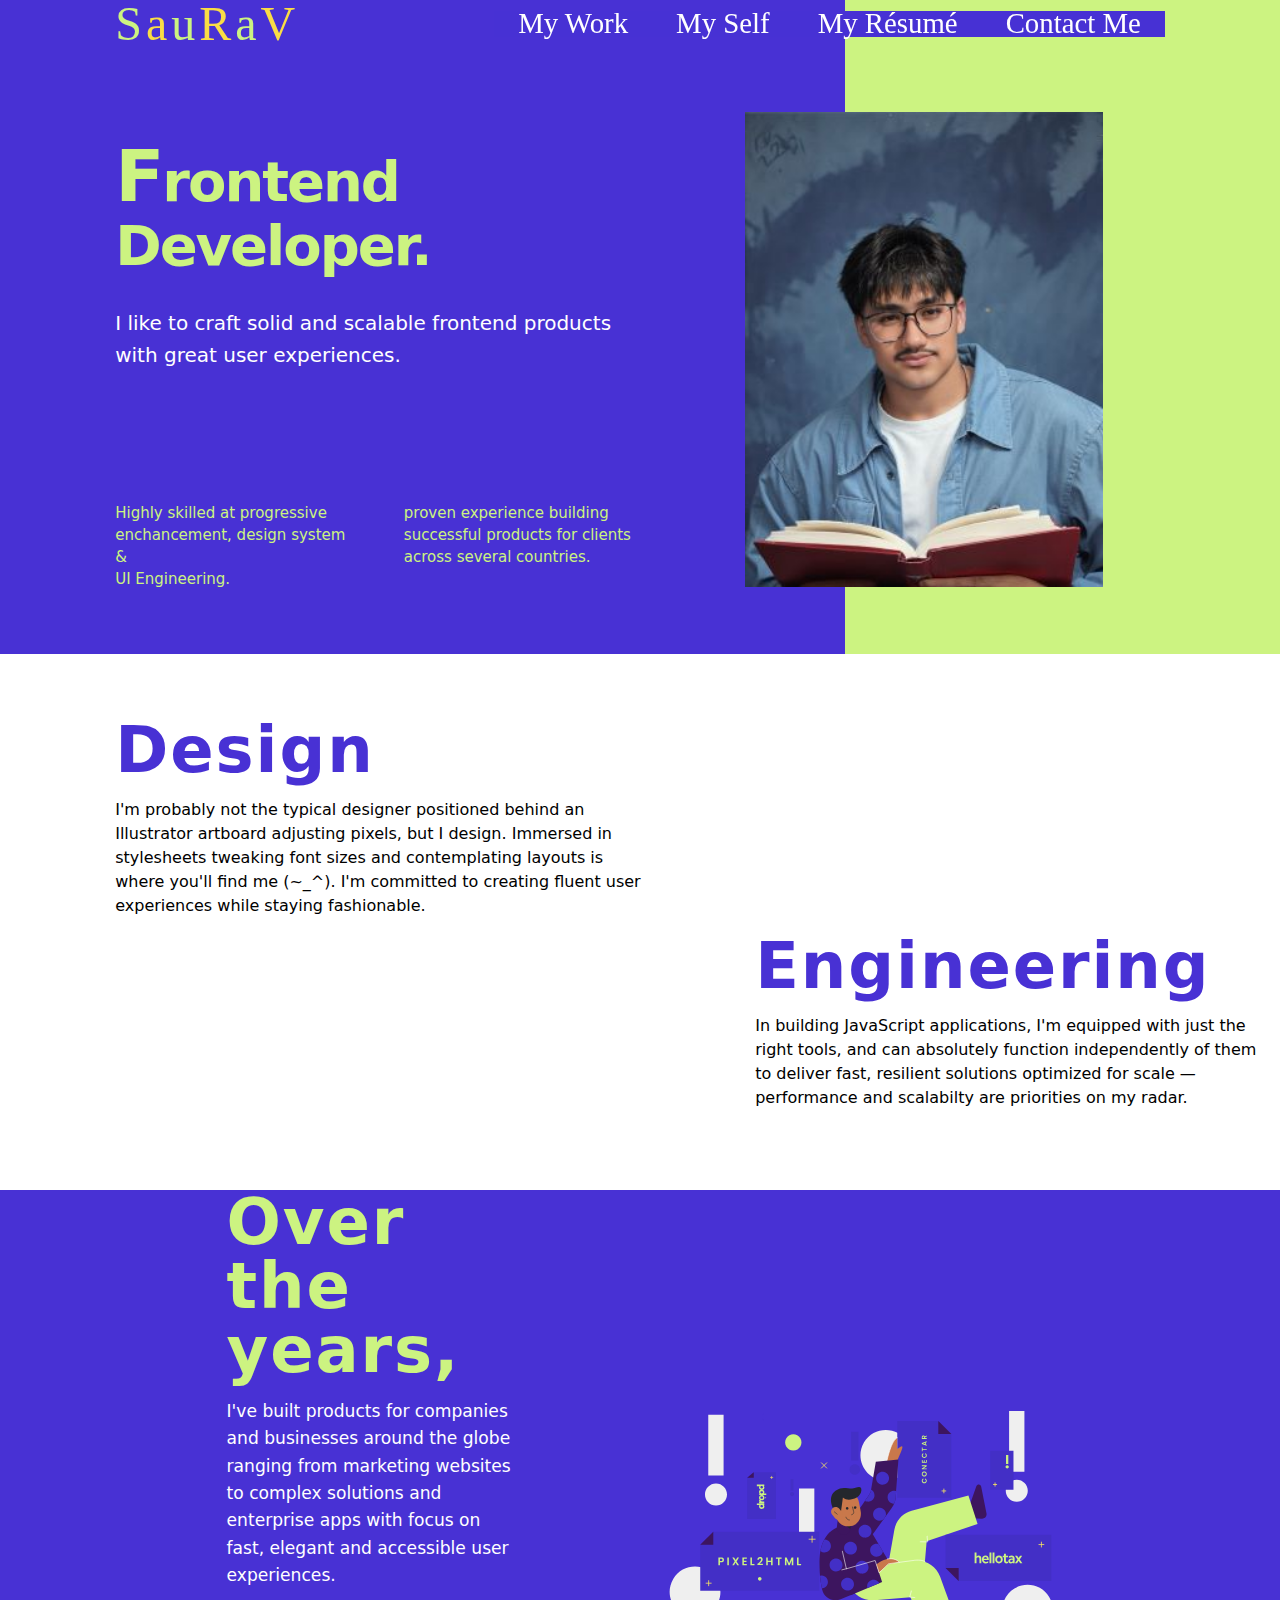
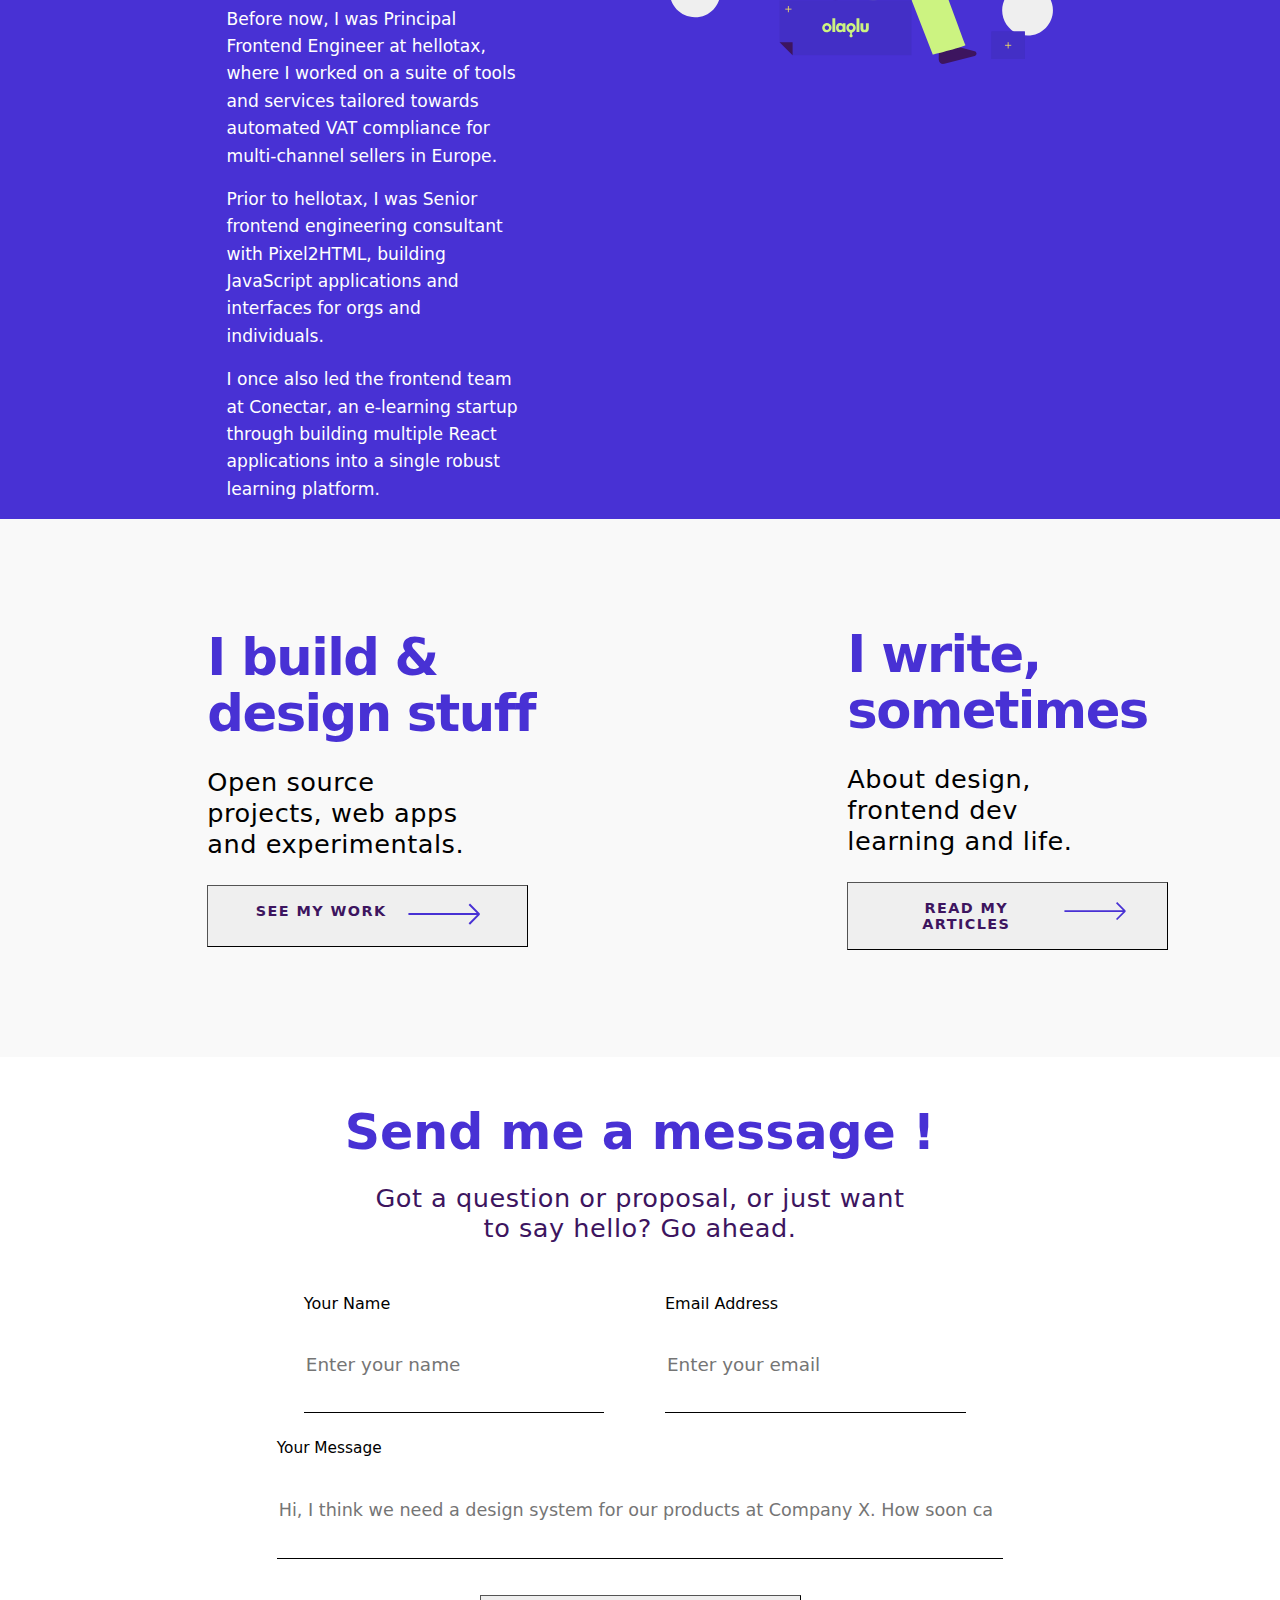
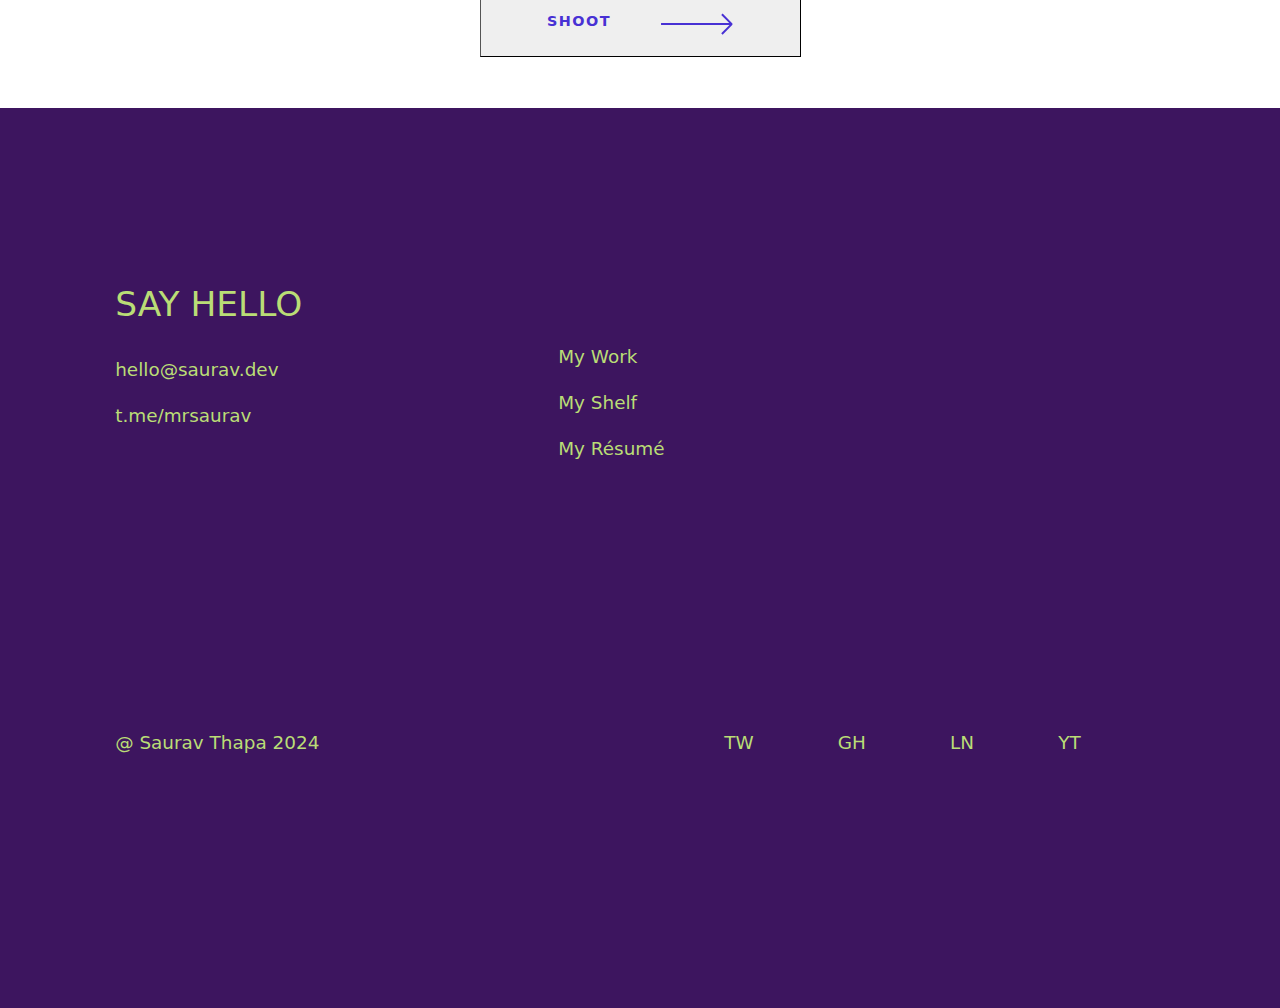
<file: index.html>
<!DOCTYPE html>
<html lang="en">
  <head>
    <meta charset="UTF-8" />
    <link rel="stylesheet" href="./important-portfolio/assets/style.css" />
    <meta name="viewport" content="width=device-width, initial-scale=1.0" />
    <title>saurav.dev</title>
  </head>
  <body>
    <div class="header">
      <div class="logo">
          <a href="#"><span style="font-family: cursive; "><strong>S</strong></span></a>
          <a href="#"><span style="color:#fadd45"><strong>a</strong></span></a>
          <a href="#"><span><strong>u</strong></span></a>
          <a href="#"><span style="font-family: cursive; color:#fadd45 "><strong>R</strong></span></a>
          <a href="#"><span><strong>a</strong></span></a>
          <a href="#"><span  style="font-family: cursive; color:#fadd45; "><strong>V</strong></span></a>
      </div>
      <div class="right">
        <!-- <button type="button" aria-label="Open contact menu" aria-controls="contact-menu" aria-expanded="false" class="menu-toggle"></button> -->
        <label class="bugger">
          <input type="checkbox" class="checkbox"  >
         </label>
        <nav id="contact-menu">
          <ul>
            <li><a href="#work">My Work</a></li>
            <li><a href="#my-self">My Self</a></li>
            <li><a href="#my-resume">My Résumé</a></li>
            <li><a href="#contact-me">Contact Me</a></li>
          </ul> 
        </nav>
      </div>
    </div>
    <main>
      <div class="inner-content">
        <div class="heading">
          <h1 id="frontend-developer">
           <span style=" font-size: 4.5rem;">F</span>rontend <br />
            Developer.
          </h1>
          <p>
            I like to craft solid and scalable frontend products <br />
            with great user experiences.
          </p>
          <ul class="visually-hidden">
            <li id="v-h">
              Highly skilled at progressive <br />
              enchancement, design system & <br />
              UI Engineering.
            </li>
            <li id="v-h">
              proven experience building <br />
              successful products for clients <br />
              across several countries.
            </li>
          </ul>
        </div>
        <figure class="profile">
          <img src="./important-portfolio/assets/images/resized.jpg" alt="" />
          <div class="empty"></div>
        </figure>
      </div>
      <div class="second-page" id="work">
        <div class="left-top">
          <h1>Design</h1>
          <p>
            I'm probably not the typical designer positioned behind an <br />
            Illustrator artboard adjusting pixels, but I design. Immersed in
            <br />
            stylesheets tweaking font sizes and contemplating layouts is <br />
            where you'll find me (~_^). I'm committed to creating fluent user
            <br />
            experiences while staying fashionable.
          </p>
        </div>
        <div class="right-bottom">
          <h1>Engineering</h1>
          <p>
            In building JavaScript applications, I'm equipped with just the
            <br />
            right tools, and can absolutely function independently of them
            <br />
            to deliver fast, resilient solutions optimized for scale — <br />
            performance and scalabilty are priorities on my radar.
          </p>
        </div>
      </div>

      <div class="third-page" id="my-self">
        <div class="third-left">
          <h1>
            Over the <br />
            years,
          </h1>
          <ul class="third-list">
            <li>
              I've built products for companies and businesses around the globe
              ranging from marketing websites to complex solutions and
              enterprise apps with focus on fast, elegant and accessible user
              experiences.
            </li>
           
            <li>
              Before now, I was Principal Frontend Engineer at hellotax, where I
              worked on a suite of tools and services tailored towards automated
              VAT compliance for multi-channel sellers in Europe.
            </li>
            <li>
              Prior to hellotax, I was Senior frontend engineering consultant
              with Pixel2HTML, building JavaScript applications and interfaces
              for orgs and individuals.
            </li>
            <li>
              I once also led the frontend team at Conectar, an e-learning
              startup through building multiple React applications into a single
              robust learning platform.
            </li>
          </ul>
        </div>
        <div class="third-right">
          <svg
            width="1003"
            height="722"
            xmlns="http://www.w3.org/2000/svg"
            xmlns:xlink="http://www.w3.org/1999/xlink"
            viewBox="0 0 1003 722"
          >
            <path
              fill="none"
              stroke="#4831D4"
              stroke-width="2"
              stroke-miterlimit="50"
              d="M438.8 420.9h-36m18 18v-36M239.2 15.7c0 4.4-3.6 7.9-8 7.8-4.3 0-7.8-3.5-7.8-7.8 0-4.4 3.5-7.9 7.9-7.9s7.9 3.5 7.9 7.9h0zm28.1 0c0 4.4-3.5 7.9-7.9 7.9s-7.9-3.5-7.9-7.9h0c0-4.4 3.5-7.9 7.9-7.9 4.3 0 7.8 3.6 7.9 7.9zm28 0c0 4.4-3.6 7.9-8 7.8-4.3 0-7.8-3.5-7.8-7.8 0-4.4 3.5-7.9 7.9-7.9s7.9 3.5 7.9 7.9h0zm28.1 0c0 4.4-3.5 7.9-7.9 7.9s-7.9-3.5-7.9-7.9 3.5-7.9 7.9-7.9 7.9 3.6 7.9 7.9zm28.1 0c0 4.4-3.6 7.9-8 7.8-4.3 0-7.8-3.5-7.8-7.8 0-4.4 3.5-7.9 7.9-7.9s7.9 3.6 7.9 7.9zm332.9 697c0 4.4-3.5 7.9-7.9 7.9s-7.9-3.5-7.9-7.9h0c0-4.4 3.5-7.9 7.9-7.9 4.4.1 7.9 3.6 7.9 7.9zm28.1 0c0 4.4-3.5 7.9-7.9 7.9s-7.9-3.5-7.9-7.9h0c0-4.4 3.5-7.9 7.9-7.9s7.9 3.6 7.9 7.9h0zm28 0c0 4.4-3.5 7.9-7.9 7.9s-7.9-3.5-7.9-7.9h0c0-4.4 3.5-7.9 7.9-7.9 4.4.1 7.9 3.6 7.9 7.9zm28.1 0c0 4.4-3.5 7.9-7.9 7.9s-7.9-3.5-7.9-7.9h0c0-4.4 3.5-7.9 7.9-7.9s7.9 3.6 7.9 7.9h0zm28.1 0c0 4.4-3.5 7.9-7.9 7.9s-7.9-3.5-7.9-7.9h0c0-4.4 3.5-7.9 7.9-7.9 4.3.1 7.9 3.6 7.9 7.9zM717 298.8h0l22.3.6h0l-.6-22.3h0l22.3.6h0l-.6-22.3h0l22.3.6h0l-.6-22.3h0l22.3.6h0l-.6-22.3h0"
            ></path>
            <path
              fill="#EFEFEF"
              d="M937.7 205.7c0 15.7-12.7 28.4-28.4 28.4s-28.4-12.7-28.4-28.4 12.7-28.4 28.4-28.4 28.4 12.7 28.4 28.4zm-8.7-49.2h-39.5V-.1H929v156.6zM396.2 406c0 15.7-12.7 28.4-28.4 28.4s-28.4-12.7-28.4-28.4 12.7-28.4 28.4-28.4 28.4 12.7 28.4 28.4zm-8.7-49.2H348V200.2h39.5v156.6zM80 531.8c-50.7 0-82.1-55.2-56.2-98.8 25.3-42.6 87-42.6 112.3 0 26 43.6-5.4 98.8-56.1 98.8zm491.8-352.1c-50.7 0-82.1-55.2-56.2-98.8 25.3-42.6 87-42.6 112.3 0 26 43.6-5.4 98.8-56.1 98.8zM937.1 579c-50.7 0-82.1-55.2-56.2-98.8 25.3-42.6 87-42.6 112.3 0 26 43.6-5.4 98.8-56.1 98.8zM162.4 215.5c0 15.7-12.7 28.4-28.4 28.4s-28.4-12.7-28.4-28.4 12.7-28.4 28.4-28.4 28.4 12.7 28.4 28.4zm-8.8-49.2h-39.5V9.7h39.5v156.6z"
            ></path>
            <path fill="#3361C2" d="M601.1 80.6l.1 5.2"></path>
            <path
              fill="#432FC6"
              d="M740.6 59.6v164H601.2V26H707l33.6 33.6z"
            ></path>
            <path
              fill="#C9784B"
              d="M601.1 127.7l-26.3 1.1s11-54 26.2-59.9l.1 29.9c5.3-4.4 10.9-8.4 12.9-7.3 3.8 2.1-12.9 36.2-12.9 36.2z"
            ></path>
            <path
              fill="none"
              stroke="#FFF"
              stroke-width="1.5"
              stroke-linecap="square"
              stroke-miterlimit="50"
              d="M601 68.9s-13.5 1.4-26.2 59.2"
            ></path>
            <path
              fill="#3D155F"
              d="M708.7 606l-.6 34.4c-.1 7.6 7.1 13.3 14.5 11.4l78.2-20.2c6.3-1.6 6.3-10.6 0-12.3l-36.2-9.5-55.9-3.8zm86.8-329.7l23.6 1.7c7.6.6 13.7-6.3 12.2-13.8l-13.8-69.6c-1.3-6.3-10-7-12.2-.9l-16.6 47 6.8 35.6zm-332.2 85.4l12.3 42.8 68.5-18.9 18.1 55.5-106.9 44.4c-20.3 8.4-43.2-3.7-47.7-25.1-11.4-55-19.3-149.5 55-165.6 19.6-4.3 70.1-85.1 70.1-85.1L546 131l58.2-5.9-6.9 96.6c-.7 10.3-4.3 20.2-10.4 28.6l-48.8 67.4 43.8 74.2-112.4 64-6.2-94.2z"
            ></path>
            <path
              fill="#CCF381"
              d="M571.8 427.2c1.1-1.1 13.9-74 22-120.9 4.1-23.6 21.4-42.6 44.5-48.8l146.4-39.4 23.6 73.2L677 335.9l-8 94.3-97.2-3z"
            ></path>
            <path
              fill="#CCF381"
              d="M472.1 436.9l5.3 12.1c11.2 25.5 37.3 41.1 65 38.8l92.9-7.6L693 628.4s86.7-21.5 84.2-24.8c-1.8-2.4-41.6-111.1-65.4-176.3-10.2-28-38.6-45.2-68.1-41.3l-131.8 17.4-39.8 33.5z"
            ></path>
            <path
              fill="#3D155F"
              d="M481.1 474.8l81.1-33.7-16.4-50.5-88.8 21.5 24.1 62.7z"
            ></path>
            <defs>
              <path
                id="olaolu-work-illo_svg__a"
                d="M546.1 131l-13.3 78.6s-50.5 80.8-70.1 85.1c-74.3 16.1-66.5 110.6-55 165.6 4.5 21.5 27.4 33.6 47.7 25.1l25.8-10.7 81-33.7-10.4-32 30.2-17.2-43.8-74.2 48.8-67.4c6.1-8.4 9.7-18.3 10.4-28.6l6.9-96.6-58.2 6z"
              ></path>
            </defs>
            <clipPath id="olaolu-work-illo_svg__b">
              <use
                xlink:href="#olaolu-work-illo_svg__a"
                overflow="visible"
              ></use>
            </clipPath>
            <g clip-path="url(#olaolu-work-illo_svg__b)">
              <path
                fill="#432FC6"
                d="M460.1 398.6c-.7 9.2-8.8 16-18 15.3s-16-8.8-15.3-18 8.8-16 18-15.3c9.2.7 16 8.8 15.3 18z"
              ></path>
            </g>
            <defs>
              <path
                id="olaolu-work-illo_svg__c"
                d="M546.1 131l-13.3 78.6s-50.5 80.8-70.1 85.1c-74.3 16.1-66.5 110.6-55 165.6 4.5 21.5 27.4 33.6 47.7 25.1l25.8-10.7 81-33.7-10.4-32 30.2-17.2-43.8-74.2 48.8-67.4c6.1-8.4 9.7-18.3 10.4-28.6l6.9-96.6-58.2 6z"
              ></path>
            </defs>
            <clipPath id="olaolu-work-illo_svg__d">
              <use
                xlink:href="#olaolu-work-illo_svg__c"
                overflow="visible"
              ></use>
            </clipPath>
            <g clip-path="url(#olaolu-work-illo_svg__d)">
              <path
                fill="#432FC6"
                d="M527.2 404c-.7 9.2-8.8 16-18 15.3s-16-8.8-15.3-18 8.8-16 18-15.3c9.2.8 16.1 8.8 15.3 18z"
              ></path>
            </g>
            <defs>
              <path
                id="olaolu-work-illo_svg__e"
                d="M546.1 131l-13.3 78.6s-50.5 80.8-70.1 85.1c-74.3 16.1-66.5 110.6-55 165.6 4.5 21.5 27.4 33.6 47.7 25.1l25.8-10.7 81-33.7-10.4-32 30.2-17.2-43.8-74.2 48.8-67.4c6.1-8.4 9.7-18.3 10.4-28.6l6.9-96.6-58.2 6z"
              ></path>
            </defs>
            <clipPath id="olaolu-work-illo_svg__f">
              <use
                xlink:href="#olaolu-work-illo_svg__e"
                overflow="visible"
              ></use>
            </clipPath>
            <g clip-path="url(#olaolu-work-illo_svg__f)">
              <path
                fill="#432FC6"
                d="M594.4 409.5c-.7 9.2-8.8 16-18 15.3s-16-8.8-15.3-18 8.8-16 18-15.3c9.2.7 16 8.8 15.3 18z"
              ></path>
            </g>
            <defs>
              <path
                id="olaolu-work-illo_svg__g"
                d="M546.1 131l-13.3 78.6s-50.5 80.8-70.1 85.1c-74.3 16.1-66.5 110.6-55 165.6 4.5 21.5 27.4 33.6 47.7 25.1l25.8-10.7 81-33.7-10.4-32 30.2-17.2-43.8-74.2 48.8-67.4c6.1-8.4 9.7-18.3 10.4-28.6l6.9-96.6-58.2 6z"
              ></path>
            </defs>
            <clipPath id="olaolu-work-illo_svg__h">
              <use
                xlink:href="#olaolu-work-illo_svg__g"
                overflow="visible"
              ></use>
            </clipPath>
            <g clip-path="url(#olaolu-work-illo_svg__h)">
              <path
                fill="#432FC6"
                d="M497.4 354.9c-.7 9.2-8.8 16-18 15.3s-16-8.8-15.3-18 8.8-16 18-15.3c9.2.7 16.1 8.8 15.3 18z"
              ></path>
            </g>
            <defs>
              <path
                id="olaolu-work-illo_svg__i"
                d="M546.1 131l-13.3 78.6s-50.5 80.8-70.1 85.1c-74.3 16.1-66.5 110.6-55 165.6 4.5 21.5 27.4 33.6 47.7 25.1l25.8-10.7 81-33.7-10.4-32 30.2-17.2-43.8-74.2 48.8-67.4c6.1-8.4 9.7-18.3 10.4-28.6l6.9-96.6-58.2 6z"
              ></path>
            </defs>
            <clipPath id="olaolu-work-illo_svg__j">
              <use
                xlink:href="#olaolu-work-illo_svg__i"
                overflow="visible"
              ></use>
            </clipPath>
            <g clip-path="url(#olaolu-work-illo_svg__j)">
              <path
                fill="#432FC6"
                d="M564.6 360.3c-.7 9.2-8.8 16-18 15.3s-16-8.8-15.3-18 8.8-16 18-15.3c9.2.8 16 8.8 15.3 18z"
              ></path>
            </g>
            <defs>
              <path
                id="olaolu-work-illo_svg__k"
                d="M546.1 131l-13.3 78.6s-50.5 80.8-70.1 85.1c-74.3 16.1-66.5 110.6-55 165.6 4.5 21.5 27.4 33.6 47.7 25.1l25.8-10.7 81-33.7-10.4-32 30.2-17.2-43.8-74.2 48.8-67.4c6.1-8.4 9.7-18.3 10.4-28.6l6.9-96.6-58.2 6z"
              ></path>
            </defs>
            <clipPath id="olaolu-work-illo_svg__l">
              <use
                xlink:href="#olaolu-work-illo_svg__k"
                overflow="visible"
              ></use>
            </clipPath>
            <g clip-path="url(#olaolu-work-illo_svg__l)">
              <path
                fill="#432FC6"
                d="M631.7 365.8c-.7 9.2-8.8 16-18 15.3s-16-8.8-15.3-18 8.8-16 18-15.3c9.2.8 16.1 8.8 15.3 18z"
              ></path>
            </g>
            <defs>
              <path
                id="olaolu-work-illo_svg__m"
                d="M546.1 131l-13.3 78.6s-50.5 80.8-70.1 85.1c-74.3 16.1-66.5 110.6-55 165.6 4.5 21.5 27.4 33.6 47.7 25.1l25.8-10.7 81-33.7-10.4-32 30.2-17.2-43.8-74.2 48.8-67.4c6.1-8.4 9.7-18.3 10.4-28.6l6.9-96.6-58.2 6z"
              ></path>
            </defs>
            <clipPath id="olaolu-work-illo_svg__n">
              <use
                xlink:href="#olaolu-work-illo_svg__m"
                overflow="visible"
              ></use>
            </clipPath>
            <g clip-path="url(#olaolu-work-illo_svg__n)">
              <path
                fill="#432FC6"
                d="M430.3 349.4c-.7 9.2-8.8 16-18 15.3s-16-8.8-15.3-18 8.8-16 18-15.3c9.2.8 16 8.8 15.3 18z"
              ></path>
            </g>
            <defs>
              <path
                id="olaolu-work-illo_svg__o"
                d="M546.1 131l-13.3 78.6s-50.5 80.8-70.1 85.1c-74.3 16.1-66.5 110.6-55 165.6 4.5 21.5 27.4 33.6 47.7 25.1l25.8-10.7 81-33.7-10.4-32 30.2-17.2-43.8-74.2 48.8-67.4c6.1-8.4 9.7-18.3 10.4-28.6l6.9-96.6-58.2 6z"
              ></path>
            </defs>
            <clipPath id="olaolu-work-illo_svg__p">
              <use
                xlink:href="#olaolu-work-illo_svg__o"
                overflow="visible"
              ></use>
            </clipPath>
            <g clip-path="url(#olaolu-work-illo_svg__p)">
              <path
                fill="#432FC6"
                d="M489.7 447.7c-.7 9.2-8.8 16-18 15.3s-16-8.8-15.3-18 8.8-16 18-15.3c9.2.8 16.1 8.8 15.3 18z"
              ></path>
            </g>
            <defs>
              <path
                id="olaolu-work-illo_svg__q"
                d="M546.1 131l-13.3 78.6s-50.5 80.8-70.1 85.1c-74.3 16.1-66.5 110.6-55 165.6 4.5 21.5 27.4 33.6 47.7 25.1l25.8-10.7 81-33.7-10.4-32 30.2-17.2-43.8-74.2 48.8-67.4c6.1-8.4 9.7-18.3 10.4-28.6l6.9-96.6-58.2 6z"
              ></path>
            </defs>
            <clipPath id="olaolu-work-illo_svg__r">
              <use
                xlink:href="#olaolu-work-illo_svg__q"
                overflow="visible"
              ></use>
            </clipPath>
            <g clip-path="url(#olaolu-work-illo_svg__r)">
              <path
                fill="#432FC6"
                d="M556.9 453.2c-.7 9.2-8.8 16-18 15.3s-16-8.8-15.3-18 8.8-16 18-15.3c9.2.7 16 8.8 15.3 18z"
              ></path>
            </g>
            <defs>
              <path
                id="olaolu-work-illo_svg__s"
                d="M546.1 131l-13.3 78.6s-50.5 80.8-70.1 85.1c-74.3 16.1-66.5 110.6-55 165.6 4.5 21.5 27.4 33.6 47.7 25.1l25.8-10.7 81-33.7-10.4-32 30.2-17.2-43.8-74.2 48.8-67.4c6.1-8.4 9.7-18.3 10.4-28.6l6.9-96.6-58.2 6z"
              ></path>
            </defs>
            <clipPath id="olaolu-work-illo_svg__t">
              <use
                xlink:href="#olaolu-work-illo_svg__s"
                overflow="visible"
              ></use>
            </clipPath>
            <g clip-path="url(#olaolu-work-illo_svg__t)">
              <path
                fill="#432FC6"
                d="M624 458.6c-.7 9.2-8.8 16-18 15.3s-16-8.8-15.3-18 8.8-16 18-15.3c9.2.8 16.1 8.8 15.3 18z"
              ></path>
            </g>
            <defs>
              <path
                id="olaolu-work-illo_svg__u"
                d="M546.1 131l-13.3 78.6s-50.5 80.8-70.1 85.1c-74.3 16.1-66.5 110.6-55 165.6 4.5 21.5 27.4 33.6 47.7 25.1l25.8-10.7 81-33.7-10.4-32 30.2-17.2-43.8-74.2 48.8-67.4c6.1-8.4 9.7-18.3 10.4-28.6l6.9-96.6-58.2 6z"
              ></path>
            </defs>
            <clipPath id="olaolu-work-illo_svg__v">
              <use
                xlink:href="#olaolu-work-illo_svg__u"
                overflow="visible"
              ></use>
            </clipPath>
            <g clip-path="url(#olaolu-work-illo_svg__v)">
              <path
                fill="#432FC6"
                d="M422.5 442.2c-.7 9.2-8.8 16-18 15.3s-16-8.8-15.3-18 8.8-16 18-15.3c9.3.8 16.1 8.8 15.3 18z"
              ></path>
            </g>
            <defs>
              <path
                id="olaolu-work-illo_svg__w"
                d="M546.1 131l-13.3 78.6s-50.5 80.8-70.1 85.1c-74.3 16.1-66.5 110.6-55 165.6 4.5 21.5 27.4 33.6 47.7 25.1l25.8-10.7 81-33.7-10.4-32 30.2-17.2-43.8-74.2 48.8-67.4c6.1-8.4 9.7-18.3 10.4-28.6l6.9-96.6-58.2 6z"
              ></path>
            </defs>
            <clipPath id="olaolu-work-illo_svg__x">
              <use
                xlink:href="#olaolu-work-illo_svg__w"
                overflow="visible"
              ></use>
            </clipPath>
            <g clip-path="url(#olaolu-work-illo_svg__x)">
              <path
                fill="#432FC6"
                d="M475.4 212.9c-.7 9.2-8.8 16-18 15.3s-16-8.8-15.3-18 8.8-16 18-15.3c9.2.8 16 8.8 15.3 18z"
              ></path>
            </g>
            <defs>
              <path
                id="olaolu-work-illo_svg__y"
                d="M546.1 131l-13.3 78.6s-50.5 80.8-70.1 85.1c-74.3 16.1-66.5 110.6-55 165.6 4.5 21.5 27.4 33.6 47.7 25.1l25.8-10.7 81-33.7-10.4-32 30.2-17.2-43.8-74.2 48.8-67.4c6.1-8.4 9.7-18.3 10.4-28.6l6.9-96.6-58.2 6z"
              ></path>
            </defs>
            <clipPath id="olaolu-work-illo_svg__z">
              <use
                xlink:href="#olaolu-work-illo_svg__y"
                overflow="visible"
              ></use>
            </clipPath>
            <g clip-path="url(#olaolu-work-illo_svg__z)">
              <path
                fill="#432FC6"
                d="M542.6 218.4c-.7 9.2-8.8 16-18 15.3s-16-8.8-15.3-18 8.8-16 18-15.3c9.2.7 16 8.8 15.3 18z"
              ></path>
            </g>
            <defs>
              <path
                id="olaolu-work-illo_svg__A"
                d="M546.1 131l-13.3 78.6s-50.5 80.8-70.1 85.1c-74.3 16.1-66.5 110.6-55 165.6 4.5 21.5 27.4 33.6 47.7 25.1l25.8-10.7 81-33.7-10.4-32 30.2-17.2-43.8-74.2 48.8-67.4c6.1-8.4 9.7-18.3 10.4-28.6l6.9-96.6-58.2 6z"
              ></path>
            </defs>
            <clipPath id="olaolu-work-illo_svg__B">
              <use
                xlink:href="#olaolu-work-illo_svg__A"
                overflow="visible"
              ></use>
            </clipPath>
            <g clip-path="url(#olaolu-work-illo_svg__B)">
              <path
                fill="#432FC6"
                d="M609.7 223.8c-.7 9.2-8.8 16-18 15.3s-16-8.8-15.3-18 8.8-16 18-15.3c9.2.8 16.1 8.8 15.3 18z"
              ></path>
            </g>
            <defs>
              <path
                id="olaolu-work-illo_svg__C"
                d="M546.1 131l-13.3 78.6s-50.5 80.8-70.1 85.1c-74.3 16.1-66.5 110.6-55 165.6 4.5 21.5 27.4 33.6 47.7 25.1l25.8-10.7 81-33.7-10.4-32 30.2-17.2-43.8-74.2 48.8-67.4c6.1-8.4 9.7-18.3 10.4-28.6l6.9-96.6-58.2 6z"
              ></path>
            </defs>
            <clipPath id="olaolu-work-illo_svg__D">
              <use
                xlink:href="#olaolu-work-illo_svg__C"
                overflow="visible"
              ></use>
            </clipPath>
            <g clip-path="url(#olaolu-work-illo_svg__D)">
              <path
                fill="#432FC6"
                d="M408.2 207.4c-.7 9.2-8.8 16-18 15.3s-16-8.8-15.3-18 8.8-16 18-15.3 16.1 8.9 15.3 18z"
              ></path>
            </g>
            <defs>
              <path
                id="olaolu-work-illo_svg__E"
                d="M546.1 131l-13.3 78.6s-50.5 80.8-70.1 85.1c-74.3 16.1-66.5 110.6-55 165.6 4.5 21.5 27.4 33.6 47.7 25.1l25.8-10.7 81-33.7-10.4-32 30.2-17.2-43.8-74.2 48.8-67.4c6.1-8.4 9.7-18.3 10.4-28.6l6.9-96.6-58.2 6z"
              ></path>
            </defs>
            <clipPath id="olaolu-work-illo_svg__F">
              <use
                xlink:href="#olaolu-work-illo_svg__E"
                overflow="visible"
              ></use>
            </clipPath>
            <g clip-path="url(#olaolu-work-illo_svg__F)">
              <path
                fill="#432FC6"
                d="M505 262c-.7 9.2-8.8 16-18 15.3s-16-8.8-15.3-18c.7-9.2 8.8-16 18-15.3s16.1 8.9 15.3 18z"
              ></path>
            </g>
            <defs>
              <path
                id="olaolu-work-illo_svg__G"
                d="M546.1 131l-13.3 78.6s-50.5 80.8-70.1 85.1c-74.3 16.1-66.5 110.6-55 165.6 4.5 21.5 27.4 33.6 47.7 25.1l25.8-10.7 81-33.7-10.4-32 30.2-17.2-43.8-74.2 48.8-67.4c6.1-8.4 9.7-18.3 10.4-28.6l6.9-96.6-58.2 6z"
              ></path>
            </defs>
            <clipPath id="olaolu-work-illo_svg__H">
              <use
                xlink:href="#olaolu-work-illo_svg__G"
                overflow="visible"
              ></use>
            </clipPath>
            <g clip-path="url(#olaolu-work-illo_svg__H)">
              <path
                fill="#432FC6"
                d="M572.2 267.5c-.7 9.2-8.8 16-18 15.3s-16-8.8-15.3-18c.7-9.2 8.8-16 18-15.3 9.2.8 16 8.8 15.3 18z"
              ></path>
            </g>
            <defs>
              <path
                id="olaolu-work-illo_svg__I"
                d="M546.1 131l-13.3 78.6s-50.5 80.8-70.1 85.1c-74.3 16.1-66.5 110.6-55 165.6 4.5 21.5 27.4 33.6 47.7 25.1l25.8-10.7 81-33.7-10.4-32 30.2-17.2-43.8-74.2 48.8-67.4c6.1-8.4 9.7-18.3 10.4-28.6l6.9-96.6-58.2 6z"
              ></path>
            </defs>
            <clipPath id="olaolu-work-illo_svg__J">
              <use
                xlink:href="#olaolu-work-illo_svg__I"
                overflow="visible"
              ></use>
            </clipPath>
            <g clip-path="url(#olaolu-work-illo_svg__J)">
              <path
                fill="#432FC6"
                d="M437.9 256.6c-.7 9.2-8.8 16-18 15.3s-16-8.8-15.3-18c.7-9.2 8.8-16 18-15.3 9.2.7 16 8.8 15.3 18z"
              ></path>
            </g>
            <defs>
              <path
                id="olaolu-work-illo_svg__K"
                d="M546.1 131l-13.3 78.6s-50.5 80.8-70.1 85.1c-74.3 16.1-66.5 110.6-55 165.6 4.5 21.5 27.4 33.6 47.7 25.1l25.8-10.7 81-33.7-10.4-32 30.2-17.2-43.8-74.2 48.8-67.4c6.1-8.4 9.7-18.3 10.4-28.6l6.9-96.6-58.2 6z"
              ></path>
            </defs>
            <clipPath id="olaolu-work-illo_svg__L">
              <use
                xlink:href="#olaolu-work-illo_svg__K"
                overflow="visible"
              ></use>
            </clipPath>
            <g clip-path="url(#olaolu-work-illo_svg__L)">
              <path
                fill="#432FC6"
                d="M512.8 169.2c-.7 9.2-8.8 16-18 15.3s-16-8.8-15.3-18 8.8-16 18-15.3c9.2.8 16.1 8.8 15.3 18z"
              ></path>
            </g>
            <defs>
              <path
                id="olaolu-work-illo_svg__M"
                d="M546.1 131l-13.3 78.6s-50.5 80.8-70.1 85.1c-74.3 16.1-66.5 110.6-55 165.6 4.5 21.5 27.4 33.6 47.7 25.1l25.8-10.7 81-33.7-10.4-32 30.2-17.2-43.8-74.2 48.8-67.4c6.1-8.4 9.7-18.3 10.4-28.6l6.9-96.6-58.2 6z"
              ></path>
            </defs>
            <clipPath id="olaolu-work-illo_svg__N">
              <use
                xlink:href="#olaolu-work-illo_svg__M"
                overflow="visible"
              ></use>
            </clipPath>
            <g clip-path="url(#olaolu-work-illo_svg__N)">
              <path
                fill="#432FC6"
                d="M580 174.7c-.7 9.2-8.8 16-18 15.3s-16-8.8-15.3-18 8.8-16 18-15.3 16 8.8 15.3 18z"
              ></path>
            </g>
            <defs>
              <path
                id="olaolu-work-illo_svg__O"
                d="M546.1 131l-13.3 78.6s-50.5 80.8-70.1 85.1c-74.3 16.1-66.5 110.6-55 165.6 4.5 21.5 27.4 33.6 47.7 25.1l25.8-10.7 81-33.7-10.4-32 30.2-17.2-43.8-74.2 48.8-67.4c6.1-8.4 9.7-18.3 10.4-28.6l6.9-96.6-58.2 6z"
              ></path>
            </defs>
            <clipPath id="olaolu-work-illo_svg__P">
              <use
                xlink:href="#olaolu-work-illo_svg__O"
                overflow="visible"
              ></use>
            </clipPath>
            <g clip-path="url(#olaolu-work-illo_svg__P)">
              <path
                fill="#432FC6"
                d="M445.7 163.8c-.7 9.2-8.8 16-18 15.3s-16-8.8-15.3-18 8.8-16 18-15.3c9.2.7 16 8.8 15.3 18z"
              ></path>
            </g>
            <defs>
              <path
                id="olaolu-work-illo_svg__Q"
                d="M546.1 131l-13.3 78.6s-50.5 80.8-70.1 85.1c-74.3 16.1-66.5 110.6-55 165.6 4.5 21.5 27.4 33.6 47.7 25.1l25.8-10.7 81-33.7-10.4-32 30.2-17.2-43.8-74.2 48.8-67.4c6.1-8.4 9.7-18.3 10.4-28.6l6.9-96.6-58.2 6z"
              ></path>
            </defs>
            <clipPath id="olaolu-work-illo_svg__R">
              <use
                xlink:href="#olaolu-work-illo_svg__Q"
                overflow="visible"
              ></use>
            </clipPath>
            <g clip-path="url(#olaolu-work-illo_svg__R)">
              <path
                fill="#432FC6"
                d="M534.9 311.2c-.7 9.2-8.8 16-18 15.3s-16-8.8-15.3-18 8.8-16 18-15.3c9.2.8 16.1 8.8 15.3 18z"
              ></path>
            </g>
            <defs>
              <path
                id="olaolu-work-illo_svg__S"
                d="M546.1 131l-13.3 78.6s-50.5 80.8-70.1 85.1c-74.3 16.1-66.5 110.6-55 165.6 4.5 21.5 27.4 33.6 47.7 25.1l25.8-10.7 81-33.7-10.4-32 30.2-17.2-43.8-74.2 48.8-67.4c6.1-8.4 9.7-18.3 10.4-28.6l6.9-96.6-58.2 6z"
              ></path>
            </defs>
            <clipPath id="olaolu-work-illo_svg__T">
              <use
                xlink:href="#olaolu-work-illo_svg__S"
                overflow="visible"
              ></use>
            </clipPath>
            <g clip-path="url(#olaolu-work-illo_svg__T)">
              <path
                fill="#432FC6"
                d="M602.1 316.7c-.7 9.2-8.8 16-18 15.3s-16-8.8-15.3-18 8.8-16 18-15.3c9.2.7 16 8.8 15.3 18z"
              ></path>
            </g>
            <defs>
              <path
                id="olaolu-work-illo_svg__U"
                d="M546.1 131l-13.3 78.6s-50.5 80.8-70.1 85.1c-74.3 16.1-66.5 110.6-55 165.6 4.5 21.5 27.4 33.6 47.7 25.1l25.8-10.7 81-33.7-10.4-32 30.2-17.2-43.8-74.2 48.8-67.4c6.1-8.4 9.7-18.3 10.4-28.6l6.9-96.6-58.2 6z"
              ></path>
            </defs>
            <clipPath id="olaolu-work-illo_svg__V">
              <use
                xlink:href="#olaolu-work-illo_svg__U"
                overflow="visible"
              ></use>
            </clipPath>
            <g clip-path="url(#olaolu-work-illo_svg__V)">
              <path
                fill="#432FC6"
                d="M400.6 300.3c-.7 9.2-8.8 16-18 15.3s-16-8.8-15.3-18 8.8-16 18-15.3c9.2.7 16.1 8.8 15.3 18z"
              ></path>
            </g>
            <path
              fill="#3D155F"
              d="M463 319.3c-.7 0-1.4 0-2.1-.1-9.6-1.1-16.4-9.8-15.3-19.4l7.6-64.6c1.1-9.6 9.8-16.4 19.4-15.3 9.6 1.1 16.4 9.8 15.3 19.4l-7.6 64.7c-1.1 8.8-8.6 15.3-17.3 15.3z"
            ></path>
            <path
              fill="none"
              stroke="#FFF"
              stroke-width="1.5"
              stroke-linecap="square"
              stroke-miterlimit="50"
              d="M646.1 481h0l-12.7-1.3h0l4.2-16h0m-178.9-54.1l11.4-2.9"
            ></path>
            <path
              fill="#C9784B"
              d="M554.1 417c0-.1 23.8-21.8 23.8-21.8l28.2-5.9s-23.2-22.3-58.8 6.3l6.8 21.4z"
            ></path>
            <path
              fill="none"
              stroke="#FFF"
              stroke-width="1.5"
              stroke-linecap="square"
              stroke-miterlimit="50"
              d="M677.9 322.8h0l1.8 14.7h0l-18.9-.3h0m-201 24.5h0l10.3 45.2h0l74.1-21.4h0l10.4 32h0l24.1-23.6h0l65.8-8.7h0s19-3 28.4 3"
            ></path>
            <path
              fill="#432FC6"
              d="M400.3 311.2v152H93.4V344.8l33.6-33.6h273.3zm598.1 8.1v119.2h-239L725.8 405v-85.6l272.6-.1zM331.5 629.5h306.4V488.2h-340v107.6l33.6 33.7zM900.8 203H841V102.4h59.8V203z"
            ></path>
            <path
              fill="#CCF381"
              d="M333.3 102.2c-16.3 0-26.4-17.7-18-31.7 8.1-13.7 27.9-13.7 36.1 0 8.3 14-1.8 31.7-18.1 31.7z"
            ></path>
            <path
              fill="#432FC6"
              d="M505.3 151.1c0 7.4-6 13.5-13.5 13.5s-13.5-6-13.5-13.5c0-7.4 6-13.5 13.5-13.5 7.5.1 13.5 6.1 13.5 13.5zm-4.1-23.2h-18.7V53.8h18.7v74.1z"
            ></path>
            <path
              fill="#CCF381"
              d="M251.5 432.7c0 2.6-2 4.7-4.6 4.7s-4.7-2-4.7-4.6v-.1c0-2.6 2.2-4.6 4.7-4.6 2.5.1 4.5 2.1 4.6 4.6zm637.3-288.6c0 2.3-1.9 4.2-4.2 4.2s-4.2-1.9-4.2-4.2 1.9-4.2 4.2-4.2c2.3 0 4.2 1.9 4.2 4.2zm-1.3-7.3h-5.9v-23.3h5.9v23.3z"
            ></path>
            <path
              fill="none"
              stroke="#FFEB5C"
              stroke-width="2"
              stroke-miterlimit="50"
              d="M965.4 344.4h14.8m-7.4-7.4v14.8M312.6 510.9h16.1m-8.1-8.1v16.1M107.5 444h15.2m-7.6-7.6v15.2m257.8-121h17.7m-8.9-8.8v17.7m333.7-133.3h12M721.4 200.2v12M848 189.6h10.5M853.3 184.4v10.5"
            ></path>
            <path fill="#432FC6" d="M930 639.3h-85.8v-70.5H930v70.5z"></path>
            <path fill="#432FC6" d="M930 639.3h-85.8v-70.5H930v70.5z"></path>
            <path
              fill="none"
              stroke="#FFEB5C"
              stroke-width="2"
              stroke-miterlimit="50"
              d="M879.1 604.1h16M887.1 596.1v16"
            ></path>
            <path
              fill="#432FC6"
              d="M335.3 214.3c0 2.9-2.4 5.3-5.3 5.3s-5.3-2.4-5.3-5.3 2.4-5.3 5.3-5.3 5.3 2.4 5.3 5.3zM333.6 205.2h-7.3v-29h7.3v29z"
            ></path>
            <path
              fill="none"
              stroke="#FFEB5C"
              stroke-width="2"
              stroke-miterlimit="50"
              d="M405.1 133l14.9 14.9M420 133l-14.9 14.9"
            ></path>
            <path fill="#24272D" d="M481.1 297l-11.5-1.4 10.7 8.4.8-7z"></path>
            <path
              fill="none"
              stroke="#FFF"
              stroke-width="1.5"
              stroke-linecap="square"
              stroke-miterlimit="50"
              d="M575.8 381.5s18.5-4.9 30.3 7.7"
            ></path>
            <path
              fill="#CCF381"
              d="M481.1 546.6c7.2-.5 13.2 5.2 13.2 12.3 0 4.6-2.6 8.7-6.3 10.8-.4.2-.9.4-1.3.6-1.6.6-2.6 2.1-2.6 3.8 0 .9.3 1.8.9 2.5l.3.3c.6.7.9 1.6.9 2.6 0 2.3-1.8 4.1-4.1 4.1h-.4c-1.8-.2-3.3-1.7-3.6-3.5-.2-1.1.1-2.3.9-3.2l.3-.3c.6-.7.9-1.6.9-2.5 0-1.7-1-3.2-2.6-3.8-.4-.2-.9-.3-1.3-.5-4.2-2.3-6.6-6.8-6.3-11.6.1-6.2 5-11.2 11.1-11.6zm.9 17.9c3.1 0 5.6-2.5 5.6-5.6s-2.5-5.6-5.6-5.6-5.6 2.5-5.6 5.6 2.5 5.6 5.6 5.6zM434 534.2h7.5v35.9H434v-35.9zM467.8 547.2v22.9h-7.3V567c-1.3 2.4-4 3.7-7.1 3.7-5.9 0-10.1-5-10.1-12.1s4.2-12.1 10.1-12.1c3.1 0 5.8 1.3 7.1 3.7v-3.1l7.3.1zM450.1 559c0 3.5 2 5.8 5.2 5.8s5.2-2.3 5.2-5.8-2-5.8-5.2-5.8-5.2 2.2-5.2 5.8zM496.2 534.2h7.5v35.9h-7.5v-35.9zM506.3 547.2h7.5v12.9c0 2.6 1.1 3.9 3.3 3.9s3.3-1.3 3.3-3.9v-12.9h7.5v14c0 5.9-4 9.5-10.8 9.5s-10.8-3.6-10.8-9.5v-14zM432 558.5c0 6.7-5.5 12.2-12.1 12.2-6.7 0-12.1-5.4-12.1-12.1 0-6.1 4.9-11.5 11-12 3.3-.3 6.6.8 9.1 3 2.6 2.3 4.1 5.6 4.1 8.9zm-12.1 6c3.1 0 5.6-2.5 5.6-5.6s-2.5-5.6-5.6-5.6-5.6 2.5-5.6 5.6c.1 3.1 2.6 5.6 5.6 5.6zM667.5 185.7c-1-.5-1.8-1.3-2.3-2.3s-.8-2.1-.8-3.3c0-1.4.4-2.6 1.1-3.7.7-1.1 1.7-1.8 3-2.2v2.9c-.6.3-1 .7-1.3 1.2s-.4 1.1-.4 1.8.2 1.4.5 2 .8 1 1.4 1.3c.6.3 1.3.5 2.2.5s1.5-.2 2.2-.5c.6-.3 1.1-.8 1.4-1.3.3-.6.5-1.2.5-2 0-.7-.2-1.3-.5-1.8s-.8-1-1.3-1.2v-2.9c1.3.4 2.3 1.2 3 2.2.7 1.1 1.1 2.3 1.1 3.7 0 1.2-.3 2.3-.8 3.3s-1.3 1.8-2.3 2.3c-1 .6-2.1.8-3.3.8-1.3.1-2.4-.2-3.4-.8zM674.2 168.2c-1 .6-2.1.9-3.3.9s-2.3-.3-3.3-.9c-1-.6-1.8-1.4-2.3-2.4-.6-1-.8-2.1-.8-3.3s.3-2.3.8-3.3 1.3-1.8 2.3-2.3c1-.6 2.1-.9 3.3-.9s2.4.3 3.3.9c1 .6 1.8 1.4 2.3 2.3.6 1 .8 2.1.8 3.3 0 1.1-.3 2.3-.8 3.3s-1.3 1.9-2.3 2.4zm-1.2-9c-.6-.3-1.3-.5-2.2-.5s-1.6.2-2.2.5c-.6.3-1.1.8-1.4 1.4-.3.6-.5 1.2-.5 2s.2 1.4.5 2 .8 1.1 1.4 1.4c.6.3 1.3.5 2.2.5s1.6-.2 2.2-.5c.6-.3 1.1-.8 1.4-1.4.3-.6.5-1.3.5-2 0-.8-.2-1.4-.5-2-.3-.6-.8-1.1-1.4-1.4zM677.2 139.9v2.5l-8.7 5.7h8.7v2.5h-12.6v-2.5l8.7-5.7h-8.7v-2.5h12.6zM666.6 131.2h3.3V127h2v4.3h3.4v-4.8h2v7.3h-12.6v-7.3h2v4.7h-.1zM667.5 120.3c-1-.5-1.8-1.3-2.3-2.3s-.8-2.1-.8-3.3c0-1.4.4-2.6 1.1-3.7s1.7-1.8 3-2.2v2.9c-.6.3-1 .7-1.3 1.2s-.4 1.1-.4 1.8.2 1.4.5 2 .8 1 1.4 1.3 1.3.5 2.2.5 1.5-.2 2.2-.5c.6-.3 1.1-.8 1.4-1.3.3-.6.5-1.2.5-2 0-.7-.2-1.3-.5-1.8s-.8-1-1.3-1.2v-2.9c1.3.4 2.3 1.2 3 2.2s1.1 2.3 1.1 3.7c0 1.2-.3 2.3-.8 3.3s-1.3 1.8-2.3 2.3c-1 .6-2.1.8-3.3.8-1.3 0-2.4-.3-3.4-.8zM664.6 94.4h2v3.4h10.6v2.5h-10.6v3.4h-2v-9.3zM674.8 81.2v5l2.4.8v2.7l-12.6-4.5v-2.9l12.6-4.5v2.7l-2.4.7zm-2 .7l-5.3 1.8 5.3 1.8v-3.6zM677.2 65.9l-4.9 2.8v1.2h4.9v2.5h-12.6v-4.7c0-1 .2-1.8.5-2.5s.8-1.2 1.4-1.5c.6-.3 1.3-.5 2-.5.8 0 1.6.2 2.3.7.7.5 1.1 1.2 1.4 2.2l5.1-3-.1 2.8zm-6.8 3.9v-2.1c0-.7-.2-1.2-.5-1.5s-.8-.5-1.4-.5-1.1.2-1.4.5c-.3.3-.5.8-.5 1.5v2.1h3.8zM151.6 389.2c-1.1.6-2.4.9-4.1.9h-3.3v7.6h-4v-19.8h7.3c1.5 0 2.8.3 3.9.8s1.9 1.3 2.4 2.2c.5.9.8 2 .8 3.2 0 1-.3 2.1-.8 3-.4.7-1.2 1.5-2.2 2.1zm-1-5.3c0-.9-.3-1.7-.8-2.2s-1.3-.8-2.4-.8h-3.2v5.9h3.2c1.1 0 1.9-.3 2.4-.8.5-.4.8-1.2.8-2.1zM167.2 397.6h-4v-19.8h4v19.8zM188.7 397.6l-4.3-6.7-3.9 6.7H176l6.3-10-6.3-9.8h4.6l4.3 6.6 3.9-6.6h4.5l-6.2 10 6.3 9.9-4.7-.1zM205.9 380.9v5.1h6.7v3.1h-6.7v5.4h7.5v3.2H202v-19.9h11.5v3.1h-7.6zM226.7 394.6h6.5v3h-10.5v-19.8h4v16.8zM242.3 393.1c1.8-1.5 3.3-2.8 4.3-3.8 1.1-1 1.9-2 2.6-3.1.7-1.1 1.1-2.1 1.1-3.1 0-.9-.2-1.7-.7-2.2-.4-.5-1.1-.8-2.1-.8-.9 0-1.7.3-2.2.9s-.8 1.5-.8 2.6h-3.9c.1-2.3.8-4 2-5.2 1.3-1.2 2.9-1.8 4.9-1.8 1.4 0 2.7.3 3.7.8s1.8 1.3 2.3 2.2c.5.9.8 2 .8 3.1 0 1.4-.4 2.8-1.2 4.1-.7 1.3-1.7 2.4-2.7 3.4s-2.4 2.2-4 3.6h8.4v3.3h-14v-3l1.5-1zM280 377.8v19.8h-4v-8.5h-8.5v8.5h-4v-19.8h4v8.2h8.5v-8.2h4zM303.1 377.8v3.1h-5.3v16.7h-4v-16.7h-5.3v-3.1h14.6zM333.3 377.8v19.8h-4v-12.9l-5.3 12.9h-3l-5.3-12.9v12.9h-4v-19.8h4.5l6.3 14.8 6.3-14.8h4.5zM346.9 394.6h6.5v3h-10.5v-19.8h4v16.8z"
            ></path>
            <path
              fill="#C9784B"
              d="M473.6 297.3h3.9c19.1-.2 33.3-18.9 29.5-38.8l-4.4-23.2c-2.9-15.5-15.9-26.5-30.7-26.2-16.9.4-30.2 15.3-29.8 33.2l.5 23.3c.5 17.7 14.3 31.9 31 31.7z"
            ></path>
            <path
              fill="none"
              stroke="#252B2D"
              stroke-width="1.5"
              stroke-linecap="round"
              stroke-linejoin="round"
              stroke-miterlimit="50"
              d="M485.8 247.2h0l3.1 12.6c.8 3.2-1.1 6.5-4.4 7.3l-.7.2h0"
            ></path>
            <path
              fill="#24272D"
              d="M455.2 266.4l4.8-35.1 1.1-8.3c2.3 1.9 4.9 3.4 7.7 4.5 10.1 3.9 38.4-1.7 39.9-22.2 1.2-16.7-15-5.2-24-5.1-14.1.1-24.9-6.9-42.7 5.8-21.3 15.2-6.7 44.2-6.7 44.2s9.6-5.2 19.9 16.2z"
            ></path>
            <path
              fill="#24272D"
              d="M469.2 252.7c.9 1.6 2.9 2.2 4.6 1.3 1.6-.9 2.2-2.9 1.3-4.6-.9-1.6-3-2.1-4.6-1.2-1.6 1-2.2 2.9-1.3 4.5zM489.8 250.5c.9 1.6 2.9 2.2 4.6 1.3 1.6-.9 2.2-2.9 1.3-4.6-.9-1.6-3-2.1-4.6-1.2-1.6 1-2.2 3-1.3 4.5z"
            ></path>
            <path
              fill="none"
              stroke="#252B2D"
              stroke-width="1.5"
              stroke-linecap="round"
              stroke-linejoin="round"
              stroke-miterlimit="50"
              d="M469.1 273.9s1 6.9 8.8 7.3"
            ></path>
            <path
              fill="#C9784B"
              d="M457.2 278c5.1-4.1 6-11.7 1.9-16.8l-7.2-9c-4.1-5.1-11.7-6-16.8-1.9-5.1 4.1-6 11.7-1.9 16.8l7.2 9c4.1 5.2 11.7 6 16.8 1.9z"
            ></path>
            <path
              fill="none"
              stroke="#252B2D"
              stroke-width="1.5"
              stroke-linecap="round"
              stroke-linejoin="round"
              stroke-miterlimit="50"
              d="M439.2 260.2l7.2 5.9"
            ></path>
            <path
              fill="#3D155F"
              d="M127 311.2v33.6H93.4l33.6-33.6zM331.5 629.5l-33.6-33.6h33.6v33.6zM759.5 405v33.6L725.8 405h33.7z"
            ></path>
            <g>
              <path fill="#3D155F" d="M707 25.9l33.6 33.6H707V25.9z"></path>
            </g>
            <path
              fill="#CCF381"
              d="M824.3 381.1c.2-2.6 2.1-4.4 4.4-4.4 2.2 0 3.7 1.8 3.9 4.4h-8.3zm39.2-8.2c-5.8 0-9.9 4.1-9.9 10 0 5.8 4.1 10 9.9 10 5.8 0 9.8-4.2 9.8-10 0-5.9-4-10-9.8-10zm35.5 14.4c-1.2 1.2-2.6 1.9-3.9 1.9-1.7 0-2.9-1.1-2.9-2.6 0-1.8 1.9-3.1 4.6-3.1.8 0 1.5 0 2.2.1v3.7zm-87.9-14.4c-1.9 0-3.9.7-5.6 2.1v-10h-4.9v27.5h4.9v-13.3c1.3-1.3 2.7-2 4.1-2 2 0 3.4 1.5 3.4 3.5v11.8h4.9v-12.7c0-4.1-2.8-6.9-6.8-6.9zm17.8 0c-5.5 0-9.5 4.1-9.5 9.9 0 6 4.1 10.2 9.8 10.2 2.2 0 4.3-.5 6.5-1.5v-4.1c-2 1.1-3.9 1.8-5.7 1.8-3.2 0-5.5-2-5.8-4.9h13c.1-.6.1-1.3.1-1.8.1-5.7-3.3-9.6-8.4-9.6zm10.1 19.6h4.9V365H839v27.5zm7.9 0h4.9V365h-4.9v27.5zm16.6-3.6c-2.9 0-4.9-2.4-4.9-5.9s2-5.9 4.9-5.9c2.8 0 4.8 2.4 4.8 5.9s-2 5.9-4.8 5.9zm17.8-20.9h-4.9v5.4h-3.3v3.9h3.3v9.5c0 3.6 2.6 6.2 6.4 6.2 1.3 0 2.6-.3 4-.8v-4.1c-1 .5-1.9.8-2.7.8-1.7 0-2.8-1.1-2.8-2.7v-8.9h5.5v-3.9h-5.5V368zm14.7 4.9c-2.3 0-4.6.5-6.9 1.6v4.1c2.2-1.2 4.4-1.8 6.4-1.8 2.2 0 3.6 1.2 3.6 3v.9c-.9 0-1.6-.1-2.4-.1-5.5 0-9.2 2.8-9.2 6.7 0 3.4 2.5 5.7 6.1 5.7 1.9 0 3.8-.7 5.5-2v1.5h4.7V380c-.1-4.2-3.2-7.1-7.8-7.1zm20.9 9.9l6.4-9.4h-5.5l-3.8 5.9-3.8-5.9h-5.5l6.4 9.4-6.7 9.7h5.7l4-6.2 4 6.2h5.7l-6.9-9.7z"
            ></path>
            <g>
              <path
                fill="#432FC6"
                d="M288.5 278.5h-74.1V172.3l16.9-14.6h57.2z"
              ></path>
              <path fill="#3D155F" d="M231.3 172.3h-16.9l16.9-14.6z"></path>
              <path
                d="M273.4 171.5h8m-4-4v8"
                fill="none"
                stroke="#FFEB5C"
                stroke-width="1.5"
                stroke-miterlimit="10"
              ></path>
              <g fill="#CCF381">
                <path
                  d="M256.1 238.6h-16.8v4h7c-.5.3-1.3 1.3-1.3 3.5 0 3.7 2.9 6.4 6.9 6.4s6.9-2.8 6.9-6.5c0-1.6-.7-2.9-1.6-3.5.5 0 1.1-.1 1.3-.1v-3.9c-.4 0-1.2.1-2.4.1zm-1 6.8c0 1.6-1.1 3-3.3 3s-3.3-1.4-3.3-3 1.1-3 3.3-3c2.2.1 3.3 1.5 3.3 3zm-5.9-16.2c-.1.4-.1.9-.1 1.3 0 1.6 1 3.1 3.6 3.1h5.7v4h-13.2v-3.9h1.8c-1.5-.7-1.9-2.4-1.9-3.4 0-.4.1-.8.1-1.1h4z"
                ></path>
                <path
                  d="M244.9 223.5c0 3.9 2.9 7 7 7s7-3.1 7-7-2.9-7-7-7c-4.1.1-7 3.1-7 7zm10.2 0c0 1.5-1.1 3-3.3 3s-3.3-1.5-3.3-3 1-3 3.3-3 3.3 1.5 3.3 3z"
                ></path>
                <path
                  d="M245 208.9c0 1.9.8 3.3 1.7 3.9h-1.3v3.9h18.2v-4h-6.1c.7-.6 1.3-1.9 1.3-3.6 0-3.7-2.9-6.3-6.9-6.3-4-.1-6.9 2.2-6.9 6.1zm10.1.8c0 1.6-1.1 3-3.3 3s-3.3-1.4-3.3-3 1.1-3 3.3-3 3.3 1.4 3.3 3z"
                ></path>
                <path
                  d="M256.1 189.9h-16.8v4h7c-.5.3-1.3 1.3-1.3 3.5 0 3.7 2.9 6.4 6.9 6.4s6.9-2.8 6.9-6.5c0-1.6-.7-2.9-1.6-3.5.5 0 1.1-.1 1.3-.1v-3.9c-.4 0-1.2.1-2.4.1zm-1 6.8c0 1.6-1.1 3-3.3 3s-3.3-1.4-3.3-3 1.1-3 3.3-3c2.2.1 3.3 1.5 3.3 3zm6.2 29l2.2-2.2-2.2-2.2z"
                ></path>
              </g>
            </g>
          </svg>
        </div>
      </div>

      <div class="fourth" id="my-resume">
        <div class="fourth-left">
          <h1>
            I build & <br />
            design stuff
          </h1>
          <p>
            Open source <br />
            projects, web apps <br />and experimentals.
          </p>
          <a href="#"
            ><button>
              SEE MY WORK
              <svg
                width="72"
                height="22"
                viewBox="0 0 72 22"
                xmlns="http://www.w3.org/2000/svg"
                class="bow-arrow"
              >
                <path
                  fill="none"
                  stroke="#4831d4"
                  stroke-width="2"
                  stroke-miterlimit="0"
                  d="M.043 11.119h70.714M60.917 1.319l9.8 9.8-9.8 9.8"
                ></path>
              </svg></button
          ></a>
        </div>
        <div class="fourth-right">
          <h1>
            I write, <br />
            sometimes
          </h1>
          <p>
            About design, <br />
            frontend dev <br />
            learning and life.
          </p>
          <a href="#"
            ><button>
              READ MY ARTICLES
              <svg
                width="72"
                height="22"
                viewBox="0 0 72 22"
                xmlns="http://www.w3.org/2000/svg"
                class="bow-arrow"
              >
                <path
                  fill="none"
                  stroke="#4831d4"
                  stroke-width="2"
                  stroke-miterlimit="0"
                  d="M.043 11.119h70.714M60.917 1.319l9.8 9.8-9.8 9.8"
                ></path>
              </svg></button
          ></a>
        </div>
      </div>

      <div  class="fifth" id="contact-me">
        <h2> Send me a message !</h2>
        <p id="proposal">
          Got a question or proposal, or just want<br />
           to say hello? Go ahead.
        </p>
        <div class="name-email">
          <div class="form">
        <p class="form-name">Your Name</p>
        <input type="text" placeholder="Enter your name" /></div>
       <div class="form"> 
        <p class="form-email">Email Address</p>
        <input type="email" placeholder="Enter your email" required /></div>
      </div>
        <p class="form-text">Your Message</p>
        <input class="placeholder" type="text" placeholder="Hi, I think we need a design system for our products at Company X. How soon can you hop on to discuss this?" />
        <a href="#"
          ><button>
            SHOOT
            <svg
              width="72"
              height="22"
              viewBox="0 0 72 22"
              xmlns="http://www.w3.org/2000/svg"
              class="bow-arrow"
            >
              <path
                fill="none"
                stroke="#4831d4"
                stroke-width="2"
                stroke-miterlimit="0"
                d="M.043 11.119h70.714M60.917 1.319l9.8 9.8-9.8 9.8"
              ></path>
            </svg></button
        ></a>
      </div>

      <div class="sixth">
        <section class="footer">
         <ul class="footer-left">
           <h3>SAY HELLO</h3>
         <li> <a href="#">hello@saurav.dev</a></li>
         <li> <a href="#">t.me/mrsaurav</a></li>
          </ul>
       
        <ul class="footer-right">
         <li> <a href="#">My Work</a></li>
          <li><a href="#">My Shelf</a></li>
          <li><a href="#">My Résumé</a></li>
        </ul>
       </section>
        
        <section class="footer-bottom">
          <ul class="footer-bottom-left">
            <li><a href="#">@ Saurav Thapa 2024</a></li>
          </ul>
          <ul class="footer-bottom-right">
          <li> <a href="#">TW</a></li> 
           <li> <a href="#">GH</a></li>
           <li> <a href="#">LN</a></li>
           <li> <a href="#">YT</a></li>
          </ul>
        </section>
      </div>
    </main>
  </body>
</html>
</file>
<file: important-portfolio/assets/style.css>
@import url(./reset.css);
*, ::before, ::after{
    

    font-family:system-ui, -apple-system, BlinkMacSystemFont, 'Segoe UI', Roboto, Oxygen, Ubuntu, Cantarell, 'Open Sans', 'Helvetica Neue', sans-serif ;
    max-width: 100%;
}
html{
    scroll-behavior: smooth ;
}
body{
    overflow-x: hidden;
    overflow-y: auto;
    perspective: 10px;
}
/* .header  */
.header{
    display: flex;
    justify-content: space-between;
    padding: 0 9%;
    align-items: center;
    position: sticky;
    z-index: 9999;
    top: 0;
    height: max-content;
    background: linear-gradient(to right, #4831D4 66%, #ccf381 34%);
  
}
.header .logo:nth-child(4th),
.header .right{
    position:sticky;
    z-index: 99999999999;

}
.logo a{
    text-decoration: none;
    color: #ccf381;
    font-size: 3rem;
    padding: 0%;
    margin: 0%;
}
   
nav{
    background-color:#4731d4;
    font-size: 1.1em;
    width:max-content;
    height:max-content;
}
nav ul{
    display: flex;
}
nav ul li a:hover {
    color: #ccf381;
    font-size:2rem ;
}
nav ul li a {
    list-style: none;
    color: #ffffff;
    text-decoration: none;
    font-weight: 400;
    line-height: 1.5rem;
    font-size: 1.8rem;
    padding: 0.5rem 1.5rem;
}





/* .right .bugger:hover + nav,
.right .bugger:checked +  nav{
    display: block;
} */

 .bugger .checkbox:checked + nav{
    display: block;
}
/* hamburger menu icon starts */
:root{
    --bar-width: 40px;
    --bar-height: 5px;
    --hamburger-gap: 6px;
    --foreground: #333;
    --background: rgb(173, 200, 200);
    --animation-timing: 200ms ease in out;
    --hamburger-height: calc(var(--bar-height) * 3 + var(var(--hamburger-gap)))
  
   }
  .bugger{
  --x-width: calc(var(--bar-width) * 0.65);
    display: flex;
    flex-direction: column;
      gap: 6px;
      width: max-content;
      position: relative;
      top: 5px;
      left: 5px;
      z-index: 3;
      margin-bottom: 25%;
  }
  .bugger:has(input:checked) + nav{
    display: block;
  }

   .bugger:has(input:checked) + .sidebar{
    translate: 0;
  
  }
@media (min-width: 1000px){
    .bugger{
        display: none;
    }
}
@media (max-width: 1000px){
   .bugger::before,
   .bugger::after,
   .bugger input{
    content: "";
    width: var(--bar-width);
    height: var(--bar-height);
    background-color: #1c089e;
    border-radius: 9999px;
    transition: opacity var(--animation-timing), width var(--animation-timing);
    transform-origin: left center;
   }

   
   nav{
    display:none;
  background-color: rgba(204, 243, 129, 0.9);
    position: absolute;
    right: 5rem;
    font-size: 1.1em;
    width:100vw;
    height:60vh;
    
}
nav ul{
    display: flex;
    flex-direction: column;
    justify-content: space-around;
}
nav ul li {
    padding: 2.6rem;
}


}

   .bugger input{
    padding: 0%;
    margin: 0%;
    appearance: none;
    pointer-events: none;
   }
   .bugger input:checked{
    opacity: 0;
    width: 0;
    /* transition: opacity var(--animation-timing), width var(--animation-timing); */
  
   }
   .bugger:has(input:checked)::after{
    rotate: -45deg;
    /* width: var(--x-width); */
    width: 32px;
  
   }
   .bugger:has(input:checked)::before{
   rotate: 45deg;
   /* width: var(--x-width); */
   width: 32px;
   }
  
 

/* hamburger menu icon ends */



/* header ends  */

/* main */
/* inner-content starts  */
.inner-content{
    display: grid;
    grid-template-columns: 1fr 1fr;
    padding: 5% 9%;
    background: linear-gradient(to right, #4831D4 66%, #ccf381 34%);
    height: 100vh;
    height: max-content;
}
.heading{
    display: grid;
    grid-template-columns: 1fr ;
    grid-template-rows: 1fr 1fr;
}
.visually-hidden{
    display: grid;
    grid-template-columns: 1fr 1fr;
    gap: 10%;
}
#frontend-developer{
    color: rgb(204,243,129);
    font-weight: 900;
    line-height:4rem;
    letter-spacing: -2.02752px;
    font-size: 3.5rem; 
    margin-top: 2rem;
}
.profile img{
    width:22.375rem ;
    padding-left: 20%;
}
.heading p{
    font-size: 20px;
    font-weight: 400;
    line-height: 32px;
    color: #ffffff;
}

.visually-hidden li{
    font-weight: 400px;
    font-size: 15px;
    color: #ccf381;
    line-height: 22px;
    list-style: none;
    
}

@media only screen and (max-width:700px){
    .header{
        width: 100%;
        display: flex;
        justify-content: space-around;
    }
  
    .inner-content{
        display: grid;
        grid-template-columns: 1fr;
        grid-template-rows: 1fr 1fr;

        width: 100%;
        padding: none;
    }
    .profile{
        margin-top: 1rem;
    }
    #work{
        display: grid ;
        padding: 0%;
        margin: 0%;
        grid-template-columns: 1fr;
        grid-template-rows: 1fr 1fr;
    }
    .left-top{
        width: 100%;

    }
}



/* inner-content ends  */
/* second page begins */

.second-page{
    display: grid;
    /* grid-template-rows: 1fr 1fr; */
    grid-template-columns: 1fr 1fr;
    padding: 5% 9%;
    width: 100%;
}


.second-page .right-bottom{
    grid-area: 2 / 2 / 2 / 3 ;
}
.second-page .left-top,
.second-page .right-bottom{
    width:fit-content;
}
.second-page p{
    margin: 1rem 0;
    font-size: 1rem;
    font-weight: 400;
    line-height:1.5rem;
}
.second-page h1{
    font-size: 4em;
    color: #4831D4;
    letter-spacing: 0.03em;
    font-weight: 900;
}

@media only screen and (max-width:700px){
 #work{
    display: grid;
    grid-template-columns: 1fr;
    grid-template-rows: 1fr 1fr;
    padding: 0%;
    margin: 0%;
    display: block;
 }
}

/* second page ends  */
/* third page starts */
.third-page{
    display: grid;
    grid-template-columns: 0.5fr 1fr;
    padding: 0 9%;
    height: max-content;
    background-color: #4831D4;
    align-content: center;
    justify-content: center;
    
}
.third-page h1{
    margin: 0%;
    font-size: 3em;
    font-weight: 900;
    letter-spacing: 0.03em;;
    width: 100%;
    color: #ccf381;
}
.third-left{
    height: max-content;
}
.third-left .third-list li{
    line-height: 1.6;
    display: block;
    margin-block-start: 1em;
    margin-block-end: 1em;
    margin-inline-start: 0px;
    margin-inline-end: 0px;
    margin: 16px 0;
    color: white;
    text-align: left;
    font-size: 1.07em;
}   



.third-page{
    display: flex;
    justify-content: space-around;
    height: 100%;
    background-color: rgb(72,49,212);
    padding: 0 153.6px;
}
.third-page h1{
    font-size: 4em;
    font-weight: 900;
    letter-spacing: 0.03em;;
    width: 100%;
    color: #ccf381;
    text-align: left;
}
.third-left{
    width: 30%;
}
.third-left .third-list li{
    line-height: 1.6;
    display: block;
    margin-block-start: 1em;
    margin-block-end: 1em;
    margin-inline-start: 0px;
    margin-inline-end: 0px;
    margin: 16px 0;
    color: white;
    text-align: left;
    font-size: 1.07em;
}    
.third-left .third-list{
    list-style: none !important;
}
.third-right{
    height: 770px;
    width: 40%;
} 

@media only screen and (max-width:700px){
    #my-self{
        display: grid;
        grid-template-columns: 1fr;
        grid-template-rows: 1fr 1fr;
        padding: 0%;
        margin: 0%;
    width: 100dvw;
    height:fit-content
  }
  #my-self .third-left{
    display: block;
    width: fit-content;
    height: fit-content;
    padding: 0%;
    margin: 0%;
  }
  #my-self .third-right{
    display: block;
    width: fit-content;
    height: fit-content;
    padding: 0%;
    margin: 0%;
  }
}
 
/* third ends  */

/* fourth starts */

 .fourth{
    display: grid;
    grid-template-columns: 1fr 1fr;
    background-color:rgb(249,249,249);
    align-items: center;
    padding: 0 9%;
    width: 100%;

}
.fourth-left{
    padding: 106.7px 106.7px 106.7px 92.16px;
    border-right-width: 1.6px;
}
.fourth-right{
    padding: 106.7px 106.7px 106.7px 92.16px;
    border-right-width: 1.6px;
}

.fourth h1{
    color: #4831D4;
    font-weight: 900;
    line-height: 1.1;
    letter-spacing: -0.03em;
    font-size: 3.2em;
}
.fourth p{
    margin: 24.5px 0;
    line-height: 1.2;
    font-size: 1.6em;
    letter-spacing: 0.02em;
    display: block;
    margin-block-start: 1em;
    margin-block-end: 1em;
    margin-inline-start: 0px;
    margin-inline-end: 0px;
}

.fourth a{
    text-decoration: none;
}
.fourth a button{
    padding: 17.2px 41.47px;
    border-width: 0.80px;
    min-height: 62px;
    width: 321px;
    color: #3d155f;
    font-weight: bold;
    text-transform: uppercase;
    letter-spacing: 0.1em;
    font-size: 0.9em;
    overflow:hidden;
    display: flex;
    text-align: center;
    justify-content: center;
}
.fourth a button svg{
    padding-left: 21.4px;
}

@media only screen and (max-width: 768px) {
    .fourth{
        display: grid;
         grid-template-columns:1fr ;
    }
    
}
/* fourth ends */
/* fifth  */
.fifth{
    display: flex !important;
    flex-direction: column;
    height: 100%;
    width: 726.689px;
    justify-content: center;
  margin: 0% auto;
   padding: 4% 9%;
  
}
.fifth h2{
    display: block;
    font-size: 49px;
    font-weight: 700;
    text-align: center;
    color: #4831d4;;
}
.fifth #proposal{
    display: block;
    text-align: center;
    font-size: 1.6em;
    line-height: 1.2;
    letter-spacing: 0.02em;
    margin-block-start: 1em;
    margin-block-end: 1em;
    margin-inline-start: 0px;
    margin-inline-end: 0px;
    color: #3d155f;
}
.name-email .form{
    padding: 10.6px 10.6px 10.6px 0;
    border-bottom-width:0.80px ;
    margin-block-start: 1em;
    margin-block-end: 1em;
    margin-inline-start: 0px;
    margin-inline-end: 0px;

}
.fifth .name-email{
    display: flex;
    align-items: center;
    justify-content: center;
    gap: 50px;
}
.fifth .name-email p{
    font-weight: 200;
    margin-bottom: 5px;
    font-size:1rem;
    line-height: 1rem;
}

.fifth .name-email input{
    font-weight: 200;
    font-size: 1.15em;
    line-height: 1.5;
    border-bottom: 1px solid ;
    text-align: start;
    width: 18rem;
    border: 0;
    border-bottom: 1px solid black;
}
.fifth  p{
    font-weight: 200;
    margin-bottom: 5px;
    font-size: 15.36px;
    line-height: 17.6px;
}
.fifth input{
    height: 74px;
    padding-bottom: 10.6px;
    padding-right: 10.6px;
    padding-top: 10.6px;
    font-size: 17.6px;
    font-weight: 200;
    line-height: 26.4px;
    text-align: start;
    overflow-y: auto;
    overflow-x: auto;
}
.fifth .placeholder{
    border: 0;
    border-bottom: 1px solid black;
}

.fifth a {
    text-decoration: none;
}
.fifth a button{
    padding: 17.2px 41.47px;
    border-width: 0.80px;
    min-height: 62px;
    width: 321px;
    font-weight: bold;
    text-transform: uppercase;
    letter-spacing: 0.1em;
    font-size: 0.9em;
    overflow:hidden;
    display: flex;
    text-align: center;
    justify-content: space-around;
    color:#4831d4 ;
    margin: 0 auto;  /* this centers the div  */
    margin-top: 2.5em;
}
@media only screen and (max-width: 700px){
    .fifth{
        padding: 4%;
        width:100dvh;

    }
}

/* fifth ends  */
/* sixth */

.sixth{
    background-color:rgb(61,21,95);
    display: grid;
    grid-template-columns: 1fr;
    height: 100vh;
    padding: 0 9%;
}
.footer{
    display: flex;
    justify-content: flex-start;
    margin-bottom: 8rem;
    align-items: center;

}
.footer-bottom{
    display: grid;
    grid-template-columns: 1fr 1fr;
    width: 100%;
}
.footer-left{
    margin-right: 16rem;
}
 .footer-left h3{
    line-height: 2.5;
    font-size: 2.15em;
    color: rgb(186, 221, 118);
}
.footer-right{
    margin-top: 10%;
}
.sixth ul li a {
    text-decoration: none;
    line-height: 2.5;
    font-size: 1.15em;
    color: rgb(186, 221, 118);

}
.sixth ul li {
    list-style: none;
}
.footer-bottom .footer-bottom-right{
    display: flex;
    justify-content: space-evenly;
}

@media (max-width: 668px){
    .footer,
    .footer-bottom{
        display: grid;
        grid-template-columns: 1fr;
    }
}
</file>
